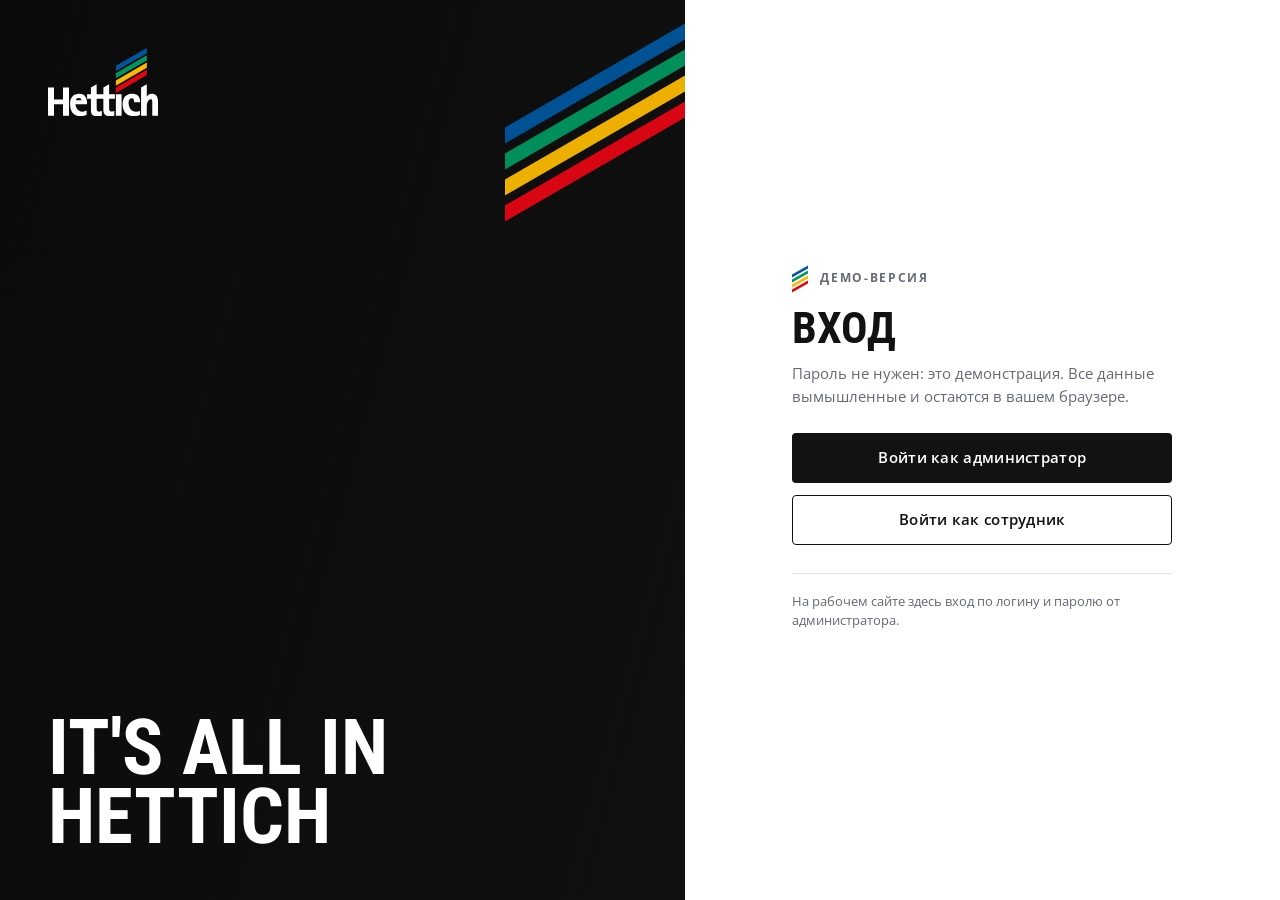
<file: index.html>
<!doctype html>
<!-- Демо-версия для GitHub Pages. Файл собран deploy/build-pages.py из web/ — правьте web/, не этот файл. -->

<html lang="ru">
<head>
<meta charset="utf-8">
<meta name="viewport" content="width=device-width, initial-scale=1">
<meta name="robots" content="noindex, nofollow">
<title>Демо · Hettich · Полезные материалы</title>
<link rel="icon" href="data:image/svg+xml,%3Csvg xmlns='http://www.w3.org/2000/svg' viewBox='0 0 32 32'%3E%3Cg transform='skewY(-30) translate(0 18)'%3E%3Crect x='6' y='2' width='20' height='4' fill='%2300569d'/%3E%3Crect x='6' y='8' width='20' height='4' fill='%2300965f'/%3E%3Crect x='6' y='14' width='20' height='4' fill='%23fab900'/%3E%3Crect x='6' y='20' width='20' height='4' fill='%23e20613'/%3E%3C/g%3E%3C/svg%3E">
<link rel="preconnect" href="https://fonts.googleapis.com">
<link rel="preconnect" href="https://fonts.gstatic.com" crossorigin>
<link href="https://fonts.googleapis.com/css2?family=Open+Sans:wght@400;600;700&family=Roboto+Condensed:wght@700&display=swap" rel="stylesheet">
<link rel="stylesheet" href="web/app.css">
<link rel="stylesheet" href="web/materials.css">
</head>
<body data-page="home">
<header class="topbar" id="topbar"></header>

<main>
  <section class="hero">
    <div class="wrap">
      <div>
        <div class="eyebrow"><span class="stripes" aria-hidden="true"><i></i><i></i><i></i><i></i></span>It's all in Hettich</div>
        <h1 class="display"><span>Полезные</span><span>материалы</span></h1>
        <p class="lead">Видео, презентации, каталоги и чертежи Hettich в одном месте.</p>
        <div class="facts" id="facts"></div>
        <a class="btn hero-cta" href="all.html" id="hero-cta">Все материалы</a>
      </div>

      <aside class="pack" id="pack" aria-labelledby="pack-title">
        <h2 id="pack-title">Скачать всё</h2>
        <p class="sub" id="pack-sub">Все материалы одним архивом</p>
        <div id="formats"></div>
      </aside>
    </div>
  </section>

  <div class="wrap">
    <section class="hblock" id="kinds-block" aria-labelledby="h-kinds">
      <div class="sec-head"><h2 id="h-kinds">Разделы</h2></div>
      <div class="kinds" id="kinds"></div>
    </section>

    <section class="hblock" id="featured-block" aria-labelledby="h-featured">
      <div class="sec-head"><h2 id="h-featured">Главное</h2></div>
      <div class="featured" id="featured"></div>
    </section>

    <section class="hblock" aria-labelledby="h-latest">
      <div class="sec-head" id="latest-head"></div>
      <div id="items" aria-live="polite"></div>
      <div class="all-cta" id="all-cta"></div>
    </section>
  </div>
</main>

<footer class="foot">
  <div class="wrap">
    <div class="foot-brand"><span class="stripes" aria-hidden="true"><i></i><i></i><i></i><i></i></span>Hettich · Полезные материалы</div>
  </div>
</footer>

<div class="selbar" id="selbar" hidden></div>
<div class="drop-overlay" id="drop" hidden><div><span class="stripes" aria-hidden="true"><i></i><i></i><i></i><i></i></span><b>Отпустите, чтобы загрузить</b></div></div>
<div class="uploads" id="uploads" hidden></div>
<input type="file" id="file-input" multiple hidden>

<script src="web/demo.js"></script>
<script src="web/common.js"></script>
<script src="web/materials.js"></script>
</body>
</html>
</file>
<file: web/app.css>
/* Hettich · Полезные материалы — общий стиль
   Палитра и шрифт — как на hettich.com: Open Sans, графит, светло-серый, полосы логотипа. */
:root {
  --ink: #121212;
  --ink-2: #3a3b40;
  --steel: #666977;
  --steel-2: #8b8e99;
  --line: #e3e4e6;
  --mist: #f1f2f2;
  --paper: #ffffff;
  --sky: #42a9d6;
  --sky-ink: #2f86ad;
  --s-blue: #00569d;
  --s-green: #00965f;
  --s-yellow: #fab900;
  --s-red: #e20613;
  --danger: #c4122f;
  --ok: #00965f;
  --radius: 4px;
  --shadow: 0 1px 2px rgba(18, 18, 18, .06), 0 8px 24px rgba(18, 18, 18, .06);
  --shadow-lg: 0 24px 60px rgba(18, 18, 18, .18);
  --ease: cubic-bezier(.2, .7, .2, 1);
  --font: "Open Sans", system-ui, -apple-system, "Segoe UI", Roboto, Arial, sans-serif;
  --font-head: "Roboto Condensed", "Arial Narrow", "Open Sans", sans-serif;
  color-scheme: light;
}

* { box-sizing: border-box; }
[hidden] { display: none !important; }
html { -webkit-text-size-adjust: 100%; }
body {
  margin: 0;
  background: var(--paper);
  color: var(--ink);
  font: 400 16px/1.55 var(--font);
  -webkit-font-smoothing: antialiased;
}
img, video { display: block; max-width: 100%; }
a { color: inherit; }
button { font: inherit; color: inherit; }
:focus-visible { outline: 2px solid var(--sky); outline-offset: 2px; }
.sr-only { position: absolute; width: 1px; height: 1px; overflow: hidden; clip: rect(0 0 0 0); white-space: nowrap; }

.wrap { width: min(1240px, 100% - 32px); margin-inline: auto; }

/* ---------- Полосы логотипа — фирменный мотив ---------- */
.stripes { display: inline-flex; flex-direction: column; gap: 3px; transform: skewY(-30deg); }
.stripes i { display: block; width: 26px; height: 5px; }
.stripes i:nth-child(1) { background: var(--s-blue); }
.stripes i:nth-child(2) { background: var(--s-green); }
.stripes i:nth-child(3) { background: var(--s-yellow); }
.stripes i:nth-child(4) { background: var(--s-red); }

/* ---------- Шапка ---------- */
.topbar {
  position: sticky; top: 0; z-index: 40;
  background: rgba(255, 255, 255, .92);
  backdrop-filter: saturate(1.4) blur(12px);
  border-bottom: 1px solid var(--line);
}
.topbar .wrap { display: flex; align-items: center; gap: 20px; height: 72px; }
.brand { display: flex; align-items: center; gap: 16px; text-decoration: none; }
.brand svg { width: 78px; height: auto; }
.brand-sep { width: 1px; height: 28px; background: var(--line); }
.brand-title { font: 600 15px/1.2 var(--font); letter-spacing: .01em; }
.brand-title small { display: block; font-weight: 400; font-size: 12px; color: var(--steel); }
.topbar nav { margin-left: auto; display: flex; align-items: center; gap: 6px; }

.nav-link {
  display: inline-flex; align-items: center; gap: 8px; height: 40px; padding: 0 14px;
  border: 0; background: none; border-radius: var(--radius); cursor: pointer;
  font-size: 14px; font-weight: 600; text-decoration: none; color: var(--ink-2);
}
.nav-link:hover { background: var(--mist); color: var(--ink); }
.nav-link[aria-current="page"] { color: var(--ink); background: var(--mist); }

.user-btn .who b, .user-btn .who span { display: block; max-width: 130px; white-space: nowrap; overflow: hidden; text-overflow: ellipsis; }
@media (max-width: 1440px) { .brand-title small { display: none; } }

/* Поиск в шапке */
.hsearch { position: relative; flex: 1; max-width: 420px; margin-left: 12px; }
.hsearch input {
  width: 100%; height: 42px; padding: 0 36px 0 40px; border: 1px solid transparent; border-radius: 22px;
  background: var(--mist); font: 14px var(--font); color: var(--ink); transition: background .15s, border-color .15s, box-shadow .15s;
}
.hsearch input::placeholder { color: #8b8e99; }
.hsearch input:hover { background: #e9eaeb; }
.hsearch input:focus { outline: none; background: #fff; border-color: var(--ink); box-shadow: 0 0 0 3px rgba(66, 169, 214, .25); }
.hsearch input::-webkit-search-cancel-button { cursor: pointer; }
.hsearch svg { position: absolute; left: 14px; top: 12px; width: 18px; height: 18px; color: var(--steel); pointer-events: none; }
.hsearch kbd { position: absolute; right: 12px; top: 11px; font: 600 11px var(--font); color: var(--steel); border: 1px solid #d4d6da; background: #fff; border-radius: 3px; padding: 1px 6px; pointer-events: none; }
.hsearch input:focus ~ kbd, .hsearch input:not(:placeholder-shown) ~ kbd { display: none; }

/* Кнопка «Загрузить» в шапке — главное действие, заметная */
.btn.hup { height: 42px; padding: 0 18px 0 14px; border-radius: 22px; margin-left: 6px; gap: 8px; }
.btn.hup svg { width: 18px; height: 18px; }
.btn.hup::after {
  content: ""; position: absolute; left: 14px; right: 14px; bottom: 6px; height: 2px; border-radius: 1px; opacity: 0;
  background: linear-gradient(90deg, var(--s-blue) 0 25%, var(--s-green) 25% 50%, var(--s-yellow) 50% 75%, var(--s-red) 75%);
  transition: opacity .2s;
}
.btn.hup:hover::after { opacity: 1; }

@media (max-width: 1180px) {
  .brand-title small, .brand-sep { display: none; }
  .nav-link .label { display: none; }
  .nav-link { padding: 0 10px; }
  .btn.hup { padding: 0 16px; }
}
.hs-toggle { display: none; }
@media (max-width: 720px) {
  /* Телефон: шапка в одну строку, поиск открывается значком 🔍 и выпадает под шапкой */
  .topbar .wrap { position: relative; flex-wrap: nowrap; height: 60px; padding: 0; }
  .brand-title { display: none; }
  .hsearch { display: none; position: absolute; left: 0; right: 0; top: 100%; max-width: none; margin: 0;
    padding: 8px 0 10px; background: #fff; box-shadow: 0 12px 24px -12px rgba(18, 18, 18, .25); }
  .topbar.search-open .hsearch { display: block; animation: pop .16s var(--ease); }
  .hsearch svg { top: 20px; }
  .hsearch kbd { display: none; }
  .hs-toggle { display: inline-flex; width: 42px; padding: 0; justify-content: center; position: relative; }
  .hs-toggle svg { width: 20px; height: 20px; }
  .hs-toggle.has-q::after { content: ""; position: absolute; top: 9px; right: 9px; width: 7px; height: 7px; border-radius: 50%; background: var(--s-red); }
  .topbar.search-open .hs-toggle { background: var(--mist); color: var(--ink); }
  .topbar nav { gap: 4px; }
  .nav-link { height: 42px; }
  .nav-link.nav-main, .nav-link.staff-in { width: 42px; padding: 0; justify-content: center; }
  .btn.hup .label { display: none; }
  .btn.hup { width: 42px; padding: 0; margin-left: 2px; }
}
.nav-link.nav-main { border: 1px solid var(--line); }
.nav-link.nav-main[aria-current="page"] { border-color: var(--ink); background: var(--ink); color: #fff; }
.confirm-row { display: grid; grid-template-columns: 1fr 1fr; gap: 10px; }
.btn.danger-solid { --bg: var(--danger); --fg: #fff; }
.btn.danger-solid:hover { background: #a30f27; }
.confirm-list { margin: 10px 0 0; padding: 0; list-style: none; font-size: 13.5px; color: var(--ink-2); max-height: 180px; overflow: auto; border-top: 1px solid var(--line); }
.confirm-list li { padding: 7px 0; border-bottom: 1px solid #eeeff0; white-space: nowrap; overflow: hidden; text-overflow: ellipsis; }
.nav-link svg { width: 18px; height: 18px; }

.user-menu { position: relative; }
.avatar {
  width: 32px; height: 32px; border-radius: 50%; display: grid; place-items: center;
  background: var(--ink); color: #fff; font-size: 12px; font-weight: 700; letter-spacing: .02em;
}
.user-btn { padding: 0 8px 0 4px; height: 44px; }
.user-btn .who { text-align: left; line-height: 1.2; }
.user-btn .who b { display: block; font-size: 13px; }
.user-btn .who span { font-size: 11px; color: var(--steel); font-weight: 400; }
.dropdown {
  position: absolute; right: 0; top: calc(100% + 8px); min-width: 230px;
  background: #fff; border: 1px solid var(--line); border-radius: 6px; box-shadow: var(--shadow-lg);
  padding: 6px; display: none;
}
.dropdown.open { display: block; animation: pop .16s var(--ease); }
.dropdown button, .dropdown a {
  display: flex; align-items: center; gap: 10px; width: 100%; padding: 10px 12px; border: 0; background: none;
  font-size: 14px; text-align: left; border-radius: 4px; cursor: pointer; text-decoration: none;
}
.dropdown button:hover, .dropdown a:hover { background: var(--mist); }
.dropdown hr { border: 0; border-top: 1px solid var(--line); margin: 6px 0; }
.dropdown svg { width: 16px; height: 16px; color: var(--steel); }

@keyframes pop { from { opacity: 0; transform: translateY(-4px); } }

/* ---------- Кнопки ---------- */
.btn {
  --bg: var(--ink); --fg: #fff;
  position: relative; display: inline-flex; align-items: center; justify-content: center; gap: 10px;
  height: 44px; padding: 0 20px; border: 1px solid transparent; border-radius: var(--radius);
  background: var(--bg); color: var(--fg); cursor: pointer; overflow: hidden;
  font: 600 14px/1 var(--font); letter-spacing: .02em; text-decoration: none; white-space: nowrap;
  transition: background .2s, color .2s, border-color .2s, transform .1s;
}
.btn:hover { background: #2b2c30; }
.btn:active { transform: translateY(1px); }
.btn svg { width: 18px; height: 18px; flex: none; }
.btn.ghost { --bg: transparent; --fg: var(--ink); border-color: var(--ink); }
.btn.ghost:hover { background: var(--ink); color: #fff; }
.btn.light { --bg: var(--mist); --fg: var(--ink); }
.btn.light:hover { background: #e4e5e6; }
.btn.small { height: 34px; padding: 0 12px; font-size: 13px; }
.btn.block { width: 100%; }
.btn.danger { --bg: transparent; --fg: var(--danger); border-color: #f0c9cf; }
.btn.danger:hover { background: var(--danger); color: #fff; }
.btn[disabled] { opacity: .5; pointer-events: none; }

/* Кнопка скачивания: при наведении «пробегают» полосы бренда */
.btn-dl::after {
  content: ""; position: absolute; left: 0; right: 0; bottom: 0; height: 3px;
  background: linear-gradient(90deg, var(--s-blue) 0 25%, var(--s-green) 25% 50%, var(--s-yellow) 50% 75%, var(--s-red) 75%);
  transform: scaleX(0); transform-origin: left; transition: transform .35s var(--ease);
}
.btn-dl:hover::after { transform: scaleX(1); }

/* ---------- Поля ---------- */
.field { display: grid; gap: 6px; }
.field label { font-size: 13px; font-weight: 600; color: var(--ink-2); }
.input, select.input {
  height: 46px; width: 100%; padding: 0 14px; border: 1px solid #cfd1d5; border-radius: var(--radius);
  background: #fff; font: 15px var(--font); color: var(--ink); transition: border-color .15s, box-shadow .15s;
}
.input:hover { border-color: var(--steel-2); }
.input:focus { outline: none; border-color: var(--ink); box-shadow: 0 0 0 3px rgba(66, 169, 214, .25); }
.pw-wrap { position: relative; }
.pw-wrap .input { padding-right: 48px; }
.pw-toggle {
  position: absolute; right: 4px; top: 4px; width: 38px; height: 38px; border: 0; background: none;
  cursor: pointer; color: var(--steel); border-radius: 3px;
}
.pw-toggle:hover { color: var(--ink); background: var(--mist); }
.pw-toggle svg { width: 20px; height: 20px; margin: auto; }
.form-error { min-height: 20px; font-size: 13px; color: var(--danger); }

/* ---------- Модальные окна ---------- */
.modal-back {
  position: fixed; inset: 0; z-index: 200; display: grid; place-items: center; padding: 16px;
  background: rgba(18, 18, 18, .55); backdrop-filter: blur(3px);
  animation: fade .2s ease;
}
.modal {
  position: relative; /* крестик закрытия позиционируется относительно окна, а не экрана */
  width: min(480px, 100%); max-height: calc(100vh - 32px); overflow: auto;
  background: #fff; border-radius: 6px; box-shadow: var(--shadow-lg); animation: rise .28s var(--ease);
}
.modal-head { position: relative; padding: 26px 28px 8px; }
.modal-head h3 { margin: 0; font: 700 26px/1.1 var(--font-head); text-transform: uppercase; letter-spacing: .01em; }
.modal-head p { margin: 8px 0 0; color: var(--steel); font-size: 14px; }
.modal-body { padding: 16px 28px 28px; display: grid; gap: 14px; }
.modal-x {
  position: absolute; right: 12px; top: 12px; z-index: 2; width: 36px; height: 36px; border: 0; background: none;
  border-radius: 50%; cursor: pointer; color: var(--steel);
}
.modal-x:hover { background: var(--mist); color: var(--ink); }
.modal-x svg { width: 20px; height: 20px; margin: auto; }
@keyframes fade { from { opacity: 0; } }
@keyframes rise { from { opacity: 0; transform: translateY(14px) scale(.98); } }

/* ---------- Ключ восстановления ---------- */
.dropdown .dot { width: 8px; height: 8px; border-radius: 50%; background: var(--s-yellow); margin-left: auto; box-shadow: 0 0 0 3px #fff4d6; }
.notice-bar { background: #fff7e0; border-bottom: 1px solid #f3e2a9; color: #5c4400; font-size: 14px; }
.notice-bar .wrap { display: flex; align-items: center; gap: 12px; min-height: 52px; padding: 8px 0; }
.notice-bar svg { width: 20px; height: 20px; flex: none; color: #b88700; }
.notice-bar span { margin-right: auto; }
.notice-bar .btn { --bg: #5c4400; flex: none; }
.notice-bar .btn:hover { background: #3f2f00; }
.rk-status { display: flex; gap: 12px; padding: 14px; border-radius: 4px; font-size: 13.5px; line-height: 1.45; }
.rk-status svg { width: 22px; height: 22px; flex: none; }
.rk-status b { display: block; font-size: 14px; }
.rk-status.ok { background: #e3f4ec; color: #0a5b3b; }
.rk-status.warn { background: #fff4d6; color: #6b4e00; }
.rk-key { border: 1px solid var(--line); border-left: 4px solid var(--ink); border-radius: 4px; padding: 14px 16px; display: grid; gap: 6px; }
.rk-key span { font-size: 12px; font-weight: 700; color: var(--steel); text-transform: uppercase; letter-spacing: .08em; }
.rk-key code { font: 700 17px/1.4 ui-monospace, "Cascadia Mono", Consolas, monospace; letter-spacing: .02em; word-break: break-all; user-select: all; }
.warn { display: flex; gap: 10px; padding: 12px 14px; background: #fff7e0; border-radius: 4px; font-size: 13px; color: #6b4e00; line-height: 1.45; }
.check { display: flex; gap: 10px; align-items: center; font-size: 14px; cursor: pointer; }
.check input { width: 18px; height: 18px; accent-color: var(--ink); }
.keyfile { display: flex; align-items: center; gap: 12px; padding: 14px; border: 1.5px dashed #c4c7cc; border-radius: 4px; cursor: pointer; transition: border-color .15s, background .15s; }
.keyfile:hover, .keyfile.over { border-color: var(--ink); background: var(--mist); }
.keyfile.loaded { border-style: solid; border-color: var(--ok); background: #e3f4ec; }
.keyfile svg { width: 24px; height: 24px; color: var(--steel); flex: none; }
.keyfile b { display: block; font-size: 14px; }
.keyfile small { color: var(--steel); font-size: 12.5px; }
.mono-in { font-family: ui-monospace, "Cascadia Mono", Consolas, monospace !important; font-size: 13.5px !important; margin-top: 8px; }
.hint-small { margin: 0; font-size: 12.5px; color: var(--steel); text-align: center; }
.link-btn { border: 0; background: none; padding: 0; color: var(--sky-ink); font: 600 13px var(--font); cursor: pointer; text-decoration: underline; text-underline-offset: 3px; }
.link-btn:hover { color: var(--ink); }

/* ---------- Тост ---------- */
.toast {
  position: fixed; left: 50%; bottom: 24px; z-index: 400; transform: translateX(-50%);
  background: var(--ink); color: #fff; padding: 12px 18px; border-radius: 4px; font-size: 14px;
  box-shadow: var(--shadow-lg); display: flex; gap: 10px; align-items: center; animation: rise .25s var(--ease);
}
.toast svg { width: 18px; height: 18px; color: #7fd6a8; }

/* ---------- Подвал ---------- */
.foot { border-top: 1px solid var(--line); margin-top: 96px; padding: 28px 0 40px; color: var(--steel); font-size: 13px; }
.foot .wrap { display: flex; flex-wrap: wrap; gap: 12px 24px; align-items: center; justify-content: space-between; }
.foot .stripes { transform: skewY(-30deg) scale(.6); margin-right: 6px; }
.foot-brand { display: flex; align-items: center; gap: 8px; }

@media (max-width: 720px) {
  .topbar .wrap { gap: 8px; }
  .foot { margin-top: 56px; }
  .notice-bar { font-size: 13px; }
  .notice-bar .wrap { flex-wrap: nowrap; gap: 10px; }
  .notice-bar .btn { width: auto; flex: none; height: 34px; padding: 0 12px; font-size: 12.5px; }
  .notice-bar span b { display: block; }
  .brand svg { width: 62px; }
  .brand-sep, .brand-title small { display: none; }
  .brand-title { font-size: 13px; }
  .user-btn .who { display: none; }
  .nav-link .label { display: none; }
}
@media (prefers-reduced-motion: reduce) {
  *, *::before, *::after { animation-duration: .01ms !important; transition-duration: .01ms !important; }
}
</file>
<file: web/materials.css>
/* Страница материалов */

/* ---------- Hero ---------- */
.hero { padding: 56px 0 40px; position: relative; }
.hero .wrap { display: grid; grid-template-columns: minmax(0, 1.25fr) minmax(0, 1fr); gap: 56px; align-items: end; }
.eyebrow { display: flex; align-items: center; gap: 14px; font-size: 13px; font-weight: 600; letter-spacing: .14em; text-transform: uppercase; color: var(--steel); }
.eyebrow .stripes i { width: 18px; height: 3px; }
.eyebrow .stripes { gap: 2px; }
h1.display { margin: 22px 0 22px; font: 700 clamp(48px, 7.4vw, 104px)/.92 var(--font-head); text-transform: uppercase; }
h1.display span { display: block; }
h1.display span:last-child { color: var(--ink); }
.lead { max-width: 560px; margin: 0; font-size: 18px; color: var(--ink-2); }
.facts { display: flex; flex-wrap: wrap; margin-top: 32px; border-top: 1px solid var(--line); }
.fact { padding: 16px 28px 0 0; margin-right: 28px; }
.fact + .fact { padding-left: 28px; border-left: 1px solid var(--line); }
.fact b { display: block; font: 700 34px/1 var(--font-head); }
.fact span { font-size: 13px; color: var(--steel); }

.pack { position: relative; background: var(--ink); color: #fff; border-radius: 6px; padding: 28px; overflow: hidden; box-shadow: var(--shadow-lg); }
.pack::before {
  content: ""; position: absolute; right: -60px; top: -80px; width: 260px; height: 260px; opacity: .14;
  background: linear-gradient(var(--s-blue) 0 22%, transparent 22% 26%, var(--s-green) 26% 48%, transparent 48% 52%, var(--s-yellow) 52% 74%, transparent 74% 78%, var(--s-red) 78%);
  transform: skewY(-30deg);
}
.pack h2 { position: relative; margin: 0; font: 700 28px/1.05 var(--font-head); text-transform: uppercase; }
.pack p.sub { position: relative; margin: 8px 0 20px; color: #b9bbc2; font-size: 14px; display: flex; align-items: center; gap: 8px; }
.fmt {
  position: relative; display: grid; grid-template-columns: 64px minmax(0, 1fr) auto; align-items: center; gap: 16px;
  padding: 14px 16px 14px 14px; margin-top: 10px; border-radius: 4px; text-decoration: none;
  background: rgba(255, 255, 255, .06); border: 1px solid rgba(255, 255, 255, .08);
  transition: background .2s, border-color .2s, transform .2s var(--ease);
}
a.fmt:hover { background: rgba(255, 255, 255, .12); border-color: rgba(255, 255, 255, .22); transform: translateX(4px); }
.fmt .tag { height: 44px; display: grid; place-items: center; border-radius: 3px; font: 700 15px/1 var(--font-head); letter-spacing: .04em; background: var(--c); color: #fff; }
.fmt b { display: block; font-size: 15px; }
.fmt small { display: block; font-size: 12.5px; color: #a9acb5; line-height: 1.35; }
.fmt .go { display: flex; align-items: center; gap: 10px; font-size: 13px; color: #d7d9de; white-space: nowrap; }
.fmt .go svg { width: 20px; height: 20px; transition: transform .2s var(--ease); }
a.fmt:hover .go svg { transform: translateY(2px); }
.fmt.off { opacity: .45; }
.pack .note { position: relative; margin: 16px 0 0; font-size: 12px; color: #8d909a; }
.spin { width: 14px; height: 14px; border: 2px solid rgba(255, 255, 255, .25); border-top-color: #fff; border-radius: 50%; animation: spin .8s linear infinite; flex: none; }
@keyframes spin { to { transform: rotate(360deg); } }

.hero-cta { margin-top: 28px; height: 50px; padding: 0 24px; font-size: 15px; }
.hero-cta svg { transition: transform .2s var(--ease); }
.hero-cta:hover svg { transform: translateX(4px); }

/* ---------- Главная: блоки ---------- */
.hblock { padding-top: 56px; }
.hblock[hidden] { display: none; }
.sec-head { display: flex; align-items: baseline; gap: 14px; margin-bottom: 22px; flex-wrap: wrap; }
.sec-head h2 { margin: 0; font: 700 40px/1 var(--font-head); text-transform: uppercase; }
.sec-head .count { font: 700 40px/1 var(--font-head); color: #c9cbd0; }
.sec-head .more { margin-left: auto; display: inline-flex; align-items: center; gap: 8px; font-size: 14px; font-weight: 700; text-decoration: none; color: var(--ink); padding: 8px 0; border-bottom: 2px solid var(--ink); }
.sec-head .more svg { width: 18px; height: 18px; transition: transform .2s var(--ease); }
.sec-head .more:hover svg { transform: translateX(4px); }
.sec-head .btn { margin-left: 12px; }
.sec-head .more + .btn { margin-left: 16px; }

.kinds { display: grid; grid-template-columns: repeat(auto-fill, minmax(190px, 1fr)); gap: 14px; }
.kind-tile {
  position: relative; display: grid; gap: 4px; padding: 20px 20px 18px; border: 1px solid var(--line); border-radius: 6px;
  text-decoration: none; background: #fff; overflow: hidden; transition: transform .25s var(--ease), box-shadow .25s, border-color .25s;
}
.kind-tile::before { content: ""; position: absolute; right: -18px; top: -26px; width: 90px; height: 90px; transform: skewY(-30deg); opacity: .16;
  background: linear-gradient(var(--kc) 0 20%, transparent 20% 34%, var(--kc) 34% 54%, transparent 54% 68%, var(--kc) 68% 88%, transparent 88%); transition: opacity .25s; }
.kind-tile:hover { transform: translateY(-3px); box-shadow: var(--shadow); border-color: #d0d2d6; }
.kind-tile:hover::before { opacity: .4; }
.kind-tile .ki { width: 26px; height: 26px; color: var(--kc); margin-bottom: 10px; }
.kind-tile .ki svg { width: 26px; height: 26px; }
.kind-tile b { font: 700 22px/1.1 var(--font-head); text-transform: uppercase; }
.kind-tile span { font-size: 13px; color: var(--steel); }
.kind-tile .arr { position: absolute; right: 16px; bottom: 16px; width: 18px; height: 18px; color: var(--steel); transition: transform .2s var(--ease), color .2s; }
.kind-tile:hover .arr { transform: translateX(3px); color: var(--ink); }

.all-cta:empty { display: none; }
.all-cta { margin-top: 40px; }
.all-cta a {
  display: flex; align-items: center; gap: 20px; padding: 26px 30px; border-radius: 6px; background: var(--ink); color: #fff; text-decoration: none; position: relative; overflow: hidden;
  transition: transform .25s var(--ease);
}
.all-cta a::before { content: ""; position: absolute; right: 40px; top: -60px; width: 200px; height: 200px; transform: skewY(-30deg); opacity: .2;
  background: linear-gradient(var(--s-blue) 0 22%, transparent 22% 26%, var(--s-green) 26% 48%, transparent 48% 52%, var(--s-yellow) 52% 74%, transparent 74% 78%, var(--s-red) 78%); }
.all-cta a:hover { transform: translateY(-2px); }
.all-cta b { font: 700 30px/1 var(--font-head); text-transform: uppercase; position: relative; }
.all-cta span { color: #b9bbc2; font-size: 14px; position: relative; }
.all-cta .go { margin-left: auto; width: 52px; height: 52px; border-radius: 50%; background: #fff; color: var(--ink); display: grid; place-items: center; position: relative; flex: none; transition: transform .25s var(--ease); }
.all-cta .go svg { width: 22px; height: 22px; }
.all-cta a:hover .go { transform: translateX(6px); }

/* ---------- Каталог: заголовок страницы ---------- */
.page-top { padding: 36px 0 26px; }
.page-top .wrap { display: flex; align-items: end; gap: 24px; flex-wrap: wrap; }
.crumbs { font-size: 13px; color: var(--steel); display: flex; gap: 8px; }
.crumbs a { color: var(--steel); text-decoration: none; }
.crumbs a:hover { color: var(--ink); text-decoration: underline; }
.page-title { margin: 10px 0 0; font: 700 clamp(40px, 5.4vw, 72px)/.95 var(--font-head); text-transform: uppercase; }
.page-title span { color: #c9cbd0; }
.page-top-side { margin-left: auto; display: flex; align-items: center; gap: 18px; font-size: 13px; color: var(--steel); flex-wrap: wrap; }
.page-top-side b { color: var(--ink); }
.page-top-side a { color: var(--ink); font-weight: 700; text-decoration: none; display: inline-flex; gap: 6px; align-items: center; }
.page-top-side a:hover { text-decoration: underline; }
.page-top-side svg { width: 16px; height: 16px; }

/* ---------- Панель инструментов ---------- */
.toolbar { position: sticky; top: 72px; z-index: 30; background: rgba(255, 255, 255, .95); backdrop-filter: blur(10px); border-bottom: 1px solid var(--line); }
.toolbar .wrap { display: flex; align-items: center; gap: 16px; min-height: 64px; }
.tabs { display: flex; gap: 2px; overflow-x: auto; scrollbar-width: none; flex: 1; min-width: 0; align-self: stretch; }
.tabs::-webkit-scrollbar { display: none; }
.tab { position: relative; padding: 0 12px; border: 0; background: none; cursor: pointer; white-space: nowrap; font-size: 14px; font-weight: 600; color: var(--steel); display: inline-flex; align-items: center; gap: 8px; }
.tab svg { width: 18px; height: 18px; }
.tab .n { font-size: 12px; font-weight: 700; background: var(--mist); color: var(--ink-2); border-radius: 10px; padding: 1px 8px; }
.tab:hover { color: var(--ink); }
.tab[aria-selected="true"] { color: var(--ink); }
.tab[aria-selected="true"]::after { content: ""; position: absolute; left: 8px; right: 8px; bottom: -1px; height: 3px; background: var(--ink); }
.tools { display: flex; align-items: center; gap: 8px; flex: none; }
.search { position: relative; display: block; }
.search input { height: 40px; width: 240px; padding: 0 34px 0 38px; border: 1px solid #d4d6da; border-radius: 4px; font: 14px var(--font); background: #fff; transition: border-color .15s, box-shadow .15s, width .25s var(--ease); }
.search input:focus { outline: none; border-color: var(--ink); box-shadow: 0 0 0 3px rgba(66, 169, 214, .25); width: 280px; }
.search svg { position: absolute; left: 12px; top: 11px; width: 18px; height: 18px; color: var(--steel); pointer-events: none; }
.search kbd { position: absolute; right: 9px; top: 10px; font: 600 11px var(--font); color: var(--steel); border: 1px solid #d4d6da; border-radius: 3px; padding: 1px 6px; pointer-events: none; }
.search input:focus + kbd, .search input:not(:placeholder-shown) + kbd { display: none; }
.sort select { height: 40px; padding: 0 30px 0 12px; border: 1px solid #d4d6da; border-radius: 4px; font: 600 13px var(--font); background: #fff url("data:image/svg+xml,%3Csvg xmlns='http://www.w3.org/2000/svg' viewBox='0 0 24 24' fill='none' stroke='%23666977' stroke-width='2'%3E%3Cpath d='m6 9 6 6 6-6'/%3E%3C/svg%3E") right 8px center / 16px no-repeat; appearance: none; cursor: pointer; color: var(--ink-2); }
.view { display: flex; border: 1px solid #d4d6da; border-radius: 4px; overflow: hidden; }
.view button { width: 38px; height: 38px; border: 0; background: #fff; cursor: pointer; color: var(--steel); display: grid; place-items: center; }
.view button + button { border-left: 1px solid #d4d6da; }
.view button svg { width: 18px; height: 18px; }
.view button[aria-pressed="true"] { background: var(--ink); color: #fff; }
.upload-btn { height: 40px; }

/* ---------- Закреплённые ---------- */
.featured { display: grid; grid-template-columns: repeat(2, minmax(0, 1fr)); gap: 28px; }
.featured:empty { display: none; }
.featured .card .thumb { aspect-ratio: 16 / 9; }
.featured .card h3 { font: 700 clamp(24px, 2.4vw, 32px)/1.05 var(--font-head); text-transform: uppercase; }
.result-head { display: flex; align-items: baseline; gap: 14px; padding: 32px 0 20px; }
.result-head:empty { padding: 28px 0 0; }
.result-head h2 { margin: 0; font: 700 40px/1 var(--font-head); text-transform: uppercase; }
.result-head .count { font: 700 40px/1 var(--font-head); color: #c9cbd0; }
.result-head .hint { margin-left: auto; font-size: 13px; color: var(--steel); }
.result-head .clear { border: 0; background: none; color: var(--sky-ink); font-weight: 600; cursor: pointer; font-size: 14px; padding: 0; }

/* ---------- Плитка ---------- */
.grid { display: grid; grid-template-columns: repeat(auto-fill, minmax(270px, 1fr)); gap: 32px 24px; }
.card { position: relative; display: flex; flex-direction: column; min-width: 0; }
.thumb {
  position: relative; display: block; width: 100%; aspect-ratio: 16 / 10; padding: 0; border: 0; cursor: pointer;
  background: #0d0d0e; overflow: hidden; border-radius: 6px; text-align: left; color: #fff;
}
.thumb > img, .thumb > video { position: absolute; inset: 0; width: 100%; height: 100%; object-fit: cover; transition: transform .6s var(--ease), opacity .3s; }
.thumb > video { opacity: 0; }
.thumb.previewing > video { opacity: 1; }
.card:hover .thumb > img { transform: scale(1.035); }
.thumb.scrub > img { transform: none !important; }
.thumb.has-img::after { content: ""; position: absolute; inset: 0; background: linear-gradient(180deg, rgba(0, 0, 0, .28), transparent 30%, transparent 62%, rgba(0, 0, 0, .55)); pointer-events: none; }
.thumb.kind-image.has-img { background: #e9eaeb; }
.thumb.kind-image.has-img > img { object-fit: contain; }
.thumb.kind-image.has-img::after { background: linear-gradient(180deg, rgba(0, 0, 0, .18), transparent 25%, transparent 75%, rgba(0, 0, 0, .25)); }

/* Заглушка для файлов без обложки */
.ph { position: absolute; inset: 0; background: var(--mist); color: var(--ink); display: grid; place-items: center; overflow: hidden; }
.ph::before { content: ""; position: absolute; right: -30px; top: -40px; width: 150px; height: 150px; opacity: .9; transform: skewY(-30deg);
  background: linear-gradient(var(--kc) 0 18%, transparent 18% 30%, var(--kc) 30% 48%, transparent 48% 60%, var(--kc) 60% 78%, transparent 78%); opacity: .18; }
.ph .ext { position: relative; font: 700 clamp(38px, 4vw, 54px)/1 var(--font-head); letter-spacing: .02em; text-transform: uppercase; }
.ph .ext::after { content: ""; display: block; width: 40%; height: 4px; margin: 10px auto 0; background: var(--kc); }
.ph .ico { position: absolute; right: 12px; bottom: 10px; width: 22px; height: 22px; color: var(--steel); }

.play { position: absolute; left: 50%; top: 50%; z-index: 2; width: 60px; height: 60px; margin: -30px 0 0 -30px; border-radius: 50%; display: grid; place-items: center; background: rgba(255, 255, 255, .92); color: var(--ink); box-shadow: 0 8px 30px rgba(0, 0, 0, .3); transition: transform .3s var(--ease), opacity .3s; }
.play svg { width: 24px; height: 24px; margin-left: 3px; }
.card:hover .play { transform: scale(1.08); }
.thumb.previewing .play { opacity: 0; transform: scale(.8); }
.badges { position: absolute; left: 12px; bottom: 10px; right: 12px; z-index: 2; display: flex; gap: 6px; align-items: center; pointer-events: none; }
.badge { font-size: 11.5px; font-weight: 700; color: #fff; background: rgba(0, 0, 0, .55); backdrop-filter: blur(4px); padding: 3px 8px; border-radius: 3px; letter-spacing: .02em; }
.ph ~ .badges .badge { background: rgba(18, 18, 18, .75); }
.flags { position: absolute; right: 10px; top: 10px; z-index: 3; display: flex; gap: 6px; pointer-events: none; }
.flag { font-size: 10.5px; font-weight: 700; letter-spacing: .1em; text-transform: uppercase; padding: 3px 8px; border-radius: 3px; color: #fff; background: var(--s-red); }
.flag.pin { background: var(--ink); }
.preview-bar { position: absolute; left: 0; bottom: 0; height: 3px; z-index: 3; width: 0; background: var(--sky); }
.scrub-ticks { position: absolute; left: 12px; right: 12px; top: 10px; z-index: 2; display: flex; gap: 3px; opacity: 0; transition: opacity .25s; }
.scrub:hover .scrub-ticks { opacity: 1; }
.scrub-ticks i { flex: 1; height: 3px; background: rgba(255, 255, 255, .35); border-radius: 2px; }
.scrub-ticks i.on { background: #fff; }
.scrub:hover .flags { opacity: 0; }

/* Галочка выбора */
.sel { position: absolute; left: 10px; top: 10px; z-index: 4; width: 30px; height: 30px; border-radius: 4px; cursor: pointer; display: grid; place-items: center;
  background: rgba(255, 255, 255, .92); box-shadow: 0 2px 8px rgba(0, 0, 0, .2); opacity: 0; transition: opacity .15s, background .15s; }
.sel input { position: absolute; opacity: 0; width: 100%; height: 100%; margin: 0; cursor: pointer; }
.sel svg { width: 18px; height: 18px; color: transparent; }
.card:hover .sel, body.selecting .sel, .sel:focus-within { opacity: 1; }
.sel:focus-within { outline: 2px solid var(--sky); }
.card.selected .sel { background: var(--ink); }
.card.selected .sel svg { color: #fff; }
.card.selected .thumb { box-shadow: 0 0 0 3px var(--ink); }

.card-body { padding: 14px 2px 0; display: flex; flex-direction: column; flex: 1; }
.kicker { display: flex; align-items: center; gap: 8px; font-size: 11.5px; font-weight: 700; letter-spacing: .12em; text-transform: uppercase; color: var(--steel); }
.kicker svg { width: 15px; height: 15px; }
.kicker i { width: 8px; height: 8px; border-radius: 2px; background: var(--kc); transform: skewY(-30deg); }
.card h3 { margin: 6px 0 6px; font-size: 17px; line-height: 1.3; font-weight: 700; overflow-wrap: anywhere; display: -webkit-box; -webkit-line-clamp: 2; -webkit-box-orient: vertical; overflow: hidden; }
.card p.desc { margin: 0 0 12px; color: var(--ink-2); font-size: 14px; display: -webkit-box; -webkit-line-clamp: 2; -webkit-box-orient: vertical; overflow: hidden; }
.card-foot { margin-top: auto; display: flex; align-items: center; gap: 6px; padding-top: 12px; border-top: 1px solid var(--line); }
.meta { font-size: 12.5px; color: var(--steel); line-height: 1.3; margin-right: auto; min-width: 0; }
.meta b { color: var(--ink); font-weight: 700; display: block; font-size: 13.5px; }
.ib { width: 34px; height: 34px; border: 1px solid transparent; border-radius: 4px; background: none; cursor: pointer; display: grid; place-items: center; color: var(--steel); flex: none; }
.ib:hover { background: var(--mist); color: var(--ink); }
.ib svg { width: 18px; height: 18px; }

mark { background: #fff1b8; color: inherit; border-radius: 2px; padding: 0 1px; }

/* ---------- Список ---------- */
.list { border-top: 1px solid var(--line); }
.row { display: grid; grid-template-columns: 34px 96px minmax(0, 1fr) 150px 100px 110px auto; align-items: center; gap: 16px; padding: 10px 8px; border-bottom: 1px solid var(--line); transition: background .15s; }
.row:hover { background: #fafafa; }
.row.selected { background: #f2f6fa; }
.row .sel { position: relative; left: 0; top: 0; opacity: 1; box-shadow: none; border: 1.5px solid #c4c7cc; background: #fff; width: 22px; height: 22px; }
.row.selected .sel { background: var(--ink); border-color: var(--ink); }
.row.selected .sel svg { color: #fff; }
.row .sel svg { width: 14px; height: 14px; }
.row .thumb { aspect-ratio: 16 / 9; border-radius: 3px; }
.row .thumb .ph .ext { font-size: 17px; }
.row .thumb .ph .ext::after, .row .thumb .ph .ico, .row .thumb .play, .row .thumb .badges, .row .thumb .flags, .row .thumb .scrub-ticks { display: none; }
.row .thumb .ph::before { width: 60px; height: 60px; right: -14px; top: -18px; }
.row .t { min-width: 0; }
.row .t b { display: block; font-size: 14.5px; white-space: nowrap; overflow: hidden; text-overflow: ellipsis; cursor: pointer; }
.row .t b:hover { text-decoration: underline; }
.row .t .r-meta { display: none; }
.row .t small { display: block; color: var(--steel); font-size: 12.5px; white-space: nowrap; overflow: hidden; text-overflow: ellipsis; }
.row .k { font-size: 13px; color: var(--ink-2); display: flex; align-items: center; gap: 8px; }
.row .k i { width: 8px; height: 8px; border-radius: 2px; background: var(--kc); transform: skewY(-30deg); flex: none; }
.row .s, .row .d { font-size: 13px; color: var(--steel); white-space: nowrap; }
.row .a { display: flex; gap: 2px; justify-content: flex-end; }

.empty-state { text-align: center; padding: 64px 16px; border: 1px dashed #cfd1d5; border-radius: 6px; color: var(--steel); }
.empty-state b { display: block; font: 700 26px var(--font-head); text-transform: uppercase; color: var(--ink); margin-bottom: 6px; }
.empty-state .btn { margin-top: 18px; }

/* ---------- Панель выбранного ---------- */
.selbar {
  position: fixed; left: 50%; bottom: 20px; z-index: 60; transform: translateX(-50%); width: min(760px, calc(100% - 24px));
  background: var(--ink); color: #fff; border-radius: 6px; box-shadow: var(--shadow-lg); padding: 10px 10px 10px 20px;
  display: flex; align-items: center; gap: 12px; animation: rise .25s var(--ease);
}
.selbar .info { margin-right: auto; font-size: 14px; }
.selbar .info b { font-size: 16px; }
.selbar .info small { color: #a9acb5; margin-left: 6px; }
.selbar .btn.light { --bg: rgba(255, 255, 255, .1); --fg: #fff; }
.selbar .btn.light:hover { background: rgba(255, 255, 255, .2); }
.selbar .btn.white { --bg: #fff; --fg: var(--ink); }
.selbar .btn.white:hover { background: #e8e9eb; }
.selbar .btn.del { --bg: transparent; --fg: #ff8d9c; border-color: rgba(255, 141, 156, .45); }
.selbar .btn.del:hover { background: var(--danger); color: #fff; border-color: var(--danger); }
.selbar .sep { width: 1px; align-self: stretch; background: rgba(255, 255, 255, .15); margin: 4px 2px; }

/* ---------- Загрузка ---------- */
.drop-overlay { position: fixed; inset: 0; z-index: 300; background: rgba(18, 18, 18, .72); backdrop-filter: blur(4px); display: grid; place-items: center; padding: 24px; animation: fade .15s; }
.drop-overlay > div { width: min(560px, 100%); padding: 56px 32px; border: 2px dashed rgba(255, 255, 255, .6); border-radius: 10px; text-align: center; color: #fff; display: grid; gap: 10px; justify-items: center; pointer-events: none; }
.drop-overlay .stripes { transform: skewY(-30deg) scale(1.8); margin-bottom: 18px; }
.drop-overlay b { font: 700 34px/1.05 var(--font-head); text-transform: uppercase; }
.drop-overlay small { color: #c9cbd0; font-size: 14px; }

.uploads { position: fixed; right: 20px; bottom: 20px; z-index: 70; width: min(420px, calc(100% - 24px)); background: #fff; border-radius: 6px; box-shadow: var(--shadow-lg); border: 1px solid var(--line); overflow: hidden; animation: rise .25s var(--ease); }
.uploads.lift { bottom: 92px; }
.up-head { display: flex; align-items: center; gap: 10px; padding: 14px 12px 14px 18px; background: var(--ink); color: #fff; }
.up-head b { font-size: 14px; margin-right: auto; }
.up-head .ib { color: #c9cbd0; }
.up-head .ib:hover { background: rgba(255, 255, 255, .1); color: #fff; }
.up-list { max-height: 300px; overflow: auto; }
.uploads.min .up-list { display: none; }
.up { display: grid; grid-template-columns: 40px minmax(0, 1fr) auto; gap: 12px; align-items: center; padding: 12px 14px 12px 18px; border-bottom: 1px solid #eeeff0; }
.up:last-child { border-bottom: 0; }
.up .ico { width: 40px; height: 40px; border-radius: 4px; background: var(--mist); display: grid; place-items: center; font: 700 11px var(--font-head); text-transform: uppercase; color: var(--ink-2); position: relative; overflow: hidden; }
.up .ico::after { content: ""; position: absolute; left: 0; right: 0; bottom: 0; height: 3px; background: var(--kc); }
.up .n { font-size: 13.5px; font-weight: 600; white-space: nowrap; overflow: hidden; text-overflow: ellipsis; }
.up .st { font-size: 12px; color: var(--steel); margin-top: 2px; }
.up .bar { height: 4px; background: var(--mist); border-radius: 2px; margin-top: 6px; overflow: hidden; }
.up .bar i { display: block; height: 100%; width: 0; background: var(--sky); transition: width .2s; }
.up.done .bar i { background: var(--ok); }
.up.err .bar i { background: var(--danger); }
.up.err .st { color: var(--danger); }
.up .ok { width: 22px; height: 22px; color: var(--ok); }

/* ---------- Заявка на скачивание (посетители) ---------- */
.modal.lead-modal { width: min(620px, 100%); }
.lead-modal .modal-x { color: #c9cbd0; }
.lead-modal .modal-x:hover { background: rgba(255, 255, 255, .12); color: #fff; }

/* «Билет» — что скачивается */
.lead-ticket {
  position: relative; display: grid; grid-template-columns: 104px minmax(0, 1fr); gap: 18px; align-items: center;
  padding: 24px 64px 30px 24px; background: var(--ink); color: #fff; overflow: hidden;
}
.lead-ticket::after { /* перфорация: пунктир и два выреза по краям, как у отрывного билета */
  content: ""; position: absolute; left: 0; right: 0; bottom: 0; height: 14px;
  background:
    radial-gradient(circle at 0 100%, #fff 0 11px, transparent 12px),
    radial-gradient(circle at 100% 100%, #fff 0 11px, transparent 12px),
    linear-gradient(90deg, rgba(255, 255, 255, .28) 50%, transparent 0) 18px calc(100% - 1px) / 12px 2px repeat-x;
}
.lt-cover { position: relative; width: 104px; height: 66px; display: block; }
.lt-cover > img, .lt-cover > .lt-ext { width: 100%; height: 100%; border-radius: 4px; object-fit: cover; box-shadow: 0 6px 18px rgba(0, 0, 0, .45); }
.lt-ext { display: grid; place-items: center; background: #26272b; color: #fff; font: 700 20px/1 var(--font-head); text-transform: uppercase; border-bottom: 4px solid var(--kc); }
.lt-arch { background: var(--kc); border: 0; font-size: 22px; letter-spacing: .04em; }
.lt-fan { position: absolute; inset: 0; }
.lt-fan > * { position: absolute; inset: 4px 10px; width: auto; height: auto; border-radius: 4px; object-fit: cover; box-shadow: 0 6px 18px rgba(0, 0, 0, .5);
  transform: rotate(calc((var(--i) - 1) * 9deg)) translateX(calc((var(--i) - 1) * 10px)); }
.lt-text { min-width: 0; display: grid; gap: 3px; }
.lt-text small { font-size: 11px; font-weight: 700; letter-spacing: .14em; text-transform: uppercase; color: #8d909a; }
.lt-text b { font: 700 21px/1.12 var(--font-head); text-transform: uppercase; display: -webkit-box; -webkit-line-clamp: 2; -webkit-box-orient: vertical; overflow: hidden; }
.lt-text span { font-size: 13px; color: #b9bbc2; }
.lt-stripes { position: absolute; right: 22px; bottom: 30px; transform: skewY(-30deg) scale(.9); opacity: .9; }
.lt-stripes i { width: 22px; height: 4px; }

/* Форма */
.lead-form { padding: 20px 28px 26px; display: grid; gap: 12px; }
.lead-head h3 { margin: 0; font: 700 26px/1.05 var(--font-head); text-transform: uppercase; }
.lead-head p { margin: 4px 0 0; color: var(--steel); font-size: 14px; }

.lead-prev { display: grid; grid-template-columns: 40px minmax(0, 1fr) auto; gap: 12px; align-items: center; padding: 10px 10px 10px 12px;
  background: var(--mist); border: 1px solid var(--line); border-radius: 6px; animation: rise .3s var(--ease); }
.lead-prev .avatar { width: 40px; height: 40px; font-size: 13px; background: linear-gradient(135deg, var(--s-blue), var(--s-green)); }
.lp-text { min-width: 0; line-height: 1.3; }
.lp-text b { display: block; font-size: 14px; }
.lp-text span { display: block; font-size: 12.5px; color: var(--steel); white-space: nowrap; overflow: hidden; text-overflow: ellipsis; }
.lead-prev .btn { height: 38px; }
.lead-prev.done { background: #e3f4ec; border-color: #bfe5d1; }
.lead-prev.done .btn { --bg: var(--ok); pointer-events: none; }

.lead-grid { display: grid; grid-template-columns: 1fr 1fr; gap: 10px; }
.lead-grid .fl[data-f="name"] { grid-column: 1 / -1; }

/* Поле с «плавающей» подписью */
.fl { position: relative; }
.fl input, .fl textarea {
  width: 100%; height: 56px; padding: 24px 40px 6px 14px; border: 1px solid #cfd1d5; border-radius: 6px; background: #fff;
  font: 15px var(--font); color: var(--ink); transition: border-color .15s, box-shadow .15s;
}
.fl textarea { height: auto; min-height: 78px; padding-top: 27px; resize: vertical; line-height: 1.45; }
.fl input:hover, .fl textarea:hover { border-color: var(--steel-2); }
.fl input:focus, .fl textarea:focus { outline: none; border-color: var(--ink); box-shadow: 0 0 0 3px rgba(66, 169, 214, .25); }
.fl label { position: absolute; left: 15px; top: 18px; font-size: 15px; line-height: 1.2; color: var(--steel); pointer-events: none; transition: top .15s var(--ease), font-size .15s var(--ease), color .15s; }
.fl label span { color: #a3a6ae; }
.fl input:focus + label, .fl input:not(:placeholder-shown) + label,
.fl textarea:focus + label, .fl textarea:not(:placeholder-shown) + label { top: 8px; font-size: 11.5px; font-weight: 600; letter-spacing: .02em; }
.fl-ok { position: absolute; right: 12px; top: 17px; width: 22px; height: 22px; color: var(--ok); opacity: 0; transform: scale(.6); transition: opacity .2s, transform .25s var(--ease); }
.fl-ok svg { width: 22px; height: 22px; }
.fl.ok .fl-ok { opacity: 1; transform: none; }
.fl.bad input { border-color: var(--danger); }
.fl.bad input:focus { box-shadow: 0 0 0 3px rgba(196, 18, 47, .18); }
.fl-err { display: block; min-height: 0; font-size: 12px; color: var(--danger); margin: 3px 2px 0; }
.fl-err:empty { display: none; }

.lead-chips { display: flex; flex-wrap: wrap; gap: 6px; margin-top: -2px; }
.chip { border: 1px solid #d4d6da; background: #fff; border-radius: 16px; padding: 5px 12px; font: 600 12.5px var(--font); color: var(--ink-2); cursor: pointer; transition: all .15s; }
.chip:hover { border-color: var(--ink); color: var(--ink); }
.chip.on { background: var(--ink); border-color: var(--ink); color: #fff; }
.chip.on::before { content: "✓ "; }

.lead-consent, .lead-remember { font-size: 13px; color: var(--ink-2); align-items: flex-start; line-height: 1.4; }
.lead-consent input, .lead-remember input { margin-top: 1px; flex: none; }
.lead-remember { color: var(--steel); margin-top: -4px; }
.lead-consent.bad { color: var(--danger); }
.lead-form .form-error { min-height: 0; }
.lead-form .form-error:empty { display: none; }
.lead-go { height: 54px; font-size: 16px; margin-top: 2px; }
.lead-go svg { width: 20px; height: 20px; }

/* Успех */
.lead-done { position: relative; display: grid; justify-items: center; text-align: center; gap: 8px; padding: 34px 28px 30px; overflow: hidden; }
.ld-ok { position: relative; z-index: 1; width: 76px; height: 76px; border-radius: 50%; display: grid; place-items: center; background: var(--ok); color: #fff;
  box-shadow: 0 10px 30px rgba(0, 150, 95, .35); animation: ldpop .5s var(--ease) both; }
.ld-ok svg { width: 38px; height: 38px; stroke-dasharray: 30; stroke-dashoffset: 30; animation: lddraw .45s .25s ease-out forwards; }
.ld-burst { position: absolute; left: 50%; top: 72px; display: grid; gap: 8px; transform: translate(-50%, -50%) skewY(-30deg); }
.ld-burst i { display: block; width: 360px; height: 10px; transform-origin: center; animation: ldburst .9s var(--ease) both; opacity: .9; }
.ld-burst i:nth-child(1) { background: var(--s-blue); }
.ld-burst i:nth-child(2) { background: var(--s-green); animation-delay: .06s; }
.ld-burst i:nth-child(3) { background: var(--s-yellow); animation-delay: .12s; }
.ld-burst i:nth-child(4) { background: var(--s-red); animation-delay: .18s; }
.lead-done h3 { position: relative; margin: 14px 0 0; font: 700 28px/1 var(--font-head); text-transform: uppercase; }
.lead-done p { margin: 0; color: var(--steel); font-size: 14px; }
.ld-again { font-size: 13px; font-weight: 600; color: var(--sky-ink); margin: 2px 0 10px; }
.lead-done .btn { min-width: 160px; }
@keyframes ldpop { 0% { transform: scale(.4); opacity: 0; } 70% { transform: scale(1.08); } 100% { transform: none; opacity: 1; } }
@keyframes lddraw { to { stroke-dashoffset: 0; } }
@keyframes ldburst { 0% { transform: scaleX(0); } 60% { transform: scaleX(1); opacity: .9; } 100% { transform: scaleX(1); opacity: .12; } }

.nav-link.staff-in { color: var(--steel); font-weight: 600; }
.nav-link.staff-in:hover { color: var(--ink); }

@media (max-width: 720px) {
  .lead-ticket { grid-template-columns: 76px minmax(0, 1fr); gap: 14px; padding: 18px 54px 26px 18px; }
  .lt-cover { width: 76px; height: 50px; }
  .lt-text b { font-size: 18px; }
  .lt-stripes { display: none; }
  .lead-form { padding: 16px 16px 20px; }
  .lead-grid { grid-template-columns: 1fr; }
  .lead-prev { grid-template-columns: 36px minmax(0, 1fr); }
  .lead-prev .avatar { width: 36px; height: 36px; }
  .lead-prev .btn { grid-column: 1 / -1; width: 100%; }
}

/* ---------- Окно «Загрузить файлы» ---------- */
.upzone {
  display: grid; justify-items: center; gap: 6px; padding: 40px 20px; text-align: center; cursor: pointer;
  border: 2px dashed #c4c7cc; border-radius: 8px; background: #fafafa; transition: border-color .15s, background .15s, transform .15s;
}
.upzone:hover, .upzone:focus-visible, .upzone.over { border-color: var(--ink); background: var(--mist); outline: none; }
.upzone.over { transform: scale(1.01); }
.upzone-ico { width: 60px; height: 60px; border-radius: 50%; background: var(--ink); color: #fff; display: grid; place-items: center; margin-bottom: 8px; transition: transform .2s var(--ease); }
.upzone:hover .upzone-ico, .upzone.over .upzone-ico { transform: translateY(-3px); }
.upzone-ico svg { width: 28px; height: 28px; }
.upzone b { font: 700 24px/1.1 var(--font-head); text-transform: uppercase; }
.upzone span { font-size: 14px; color: var(--steel); }
.upzone u { color: var(--ink); font-weight: 600; text-underline-offset: 3px; }
.uptypes { display: flex; flex-wrap: wrap; gap: 6px; justify-content: center; }
.uptypes span { display: inline-flex; align-items: center; gap: 6px; font-size: 12.5px; color: var(--ink-2); background: var(--mist); padding: 4px 10px; border-radius: 12px; }
.uptypes i { width: 8px; height: 8px; border-radius: 2px; background: var(--kc); transform: skewY(-30deg); }

/* ---------- Модалка редактирования ---------- */
textarea.input { height: auto; min-height: 92px; padding: 10px 14px; resize: vertical; line-height: 1.5; }
.cover-edit { display: grid; grid-template-columns: 160px 1fr; gap: 14px; align-items: center; }
.cover-edit .thumb { aspect-ratio: 16 / 10; cursor: default; }
.cover-edit .hint { font-size: 12.5px; color: var(--steel); }
.check { display: flex; gap: 10px; align-items: center; font-size: 14px; cursor: pointer; }
.check input { width: 18px; height: 18px; accent-color: var(--ink); }
.modal.wide { width: min(560px, 100%); }
.modal-actions { display: flex; gap: 10px; justify-content: space-between; flex-wrap: wrap; }
.file-info { font-size: 12.5px; color: var(--steel); word-break: break-all; }

/* ---------- Просмотрщик ---------- */
.viewer { position: fixed; inset: 0; z-index: 150; background: #0b0b0c; color: #fff; display: grid; grid-template-rows: auto minmax(0, 1fr) auto; animation: fade .2s ease; }
.viewer-head { display: flex; align-items: center; gap: 12px; padding: 12px 16px 12px 20px; border-bottom: 1px solid rgba(255, 255, 255, .08); }
.viewer-head .t { min-width: 0; margin-right: auto; }
.viewer-head .t b { display: block; font-size: 15px; white-space: nowrap; overflow: hidden; text-overflow: ellipsis; }
.viewer-head .t span { font-size: 12px; color: #9a9da6; }
.viewer .btn.light { --bg: rgba(255, 255, 255, .1); --fg: #fff; }
.viewer .btn.light:hover { background: rgba(255, 255, 255, .2); }
.icon-btn { width: 42px; height: 42px; border: 0; border-radius: 50%; background: rgba(255, 255, 255, .08); color: #fff; cursor: pointer; display: grid; place-items: center; flex: none; }
.icon-btn:hover { background: rgba(255, 255, 255, .18); }
.icon-btn svg { width: 20px; height: 20px; }
.stage { position: relative; display: grid; place-items: center; padding: 20px 72px; min-height: 0; }
.stage video, .stage img.slide, .stage img.pic { max-width: 100%; max-height: 100%; border-radius: 3px; box-shadow: 0 30px 80px rgba(0, 0, 0, .6); background: #000; }
.stage img.pic { background: repeating-conic-gradient(#2a2a2c 0 25%, #222224 0 50%) 0 0 / 20px 20px; }
.stage iframe { width: 100%; height: 100%; border: 0; background: #fff; border-radius: 3px; }
.stage.doc { padding: 0; }
.stage .nav { position: absolute; top: 50%; transform: translateY(-50%); width: 50px; height: 50px; }
.stage .nav.prev { left: 12px; }
.stage .nav.next { right: 12px; }
.nopreview { text-align: center; display: grid; gap: 14px; justify-items: center; max-width: 440px; }
.nopreview .ph { position: relative; width: 240px; aspect-ratio: 16 / 10; border-radius: 6px; }
.nopreview p { margin: 0; color: #b9bbc2; }
.strip { display: flex; gap: 8px; padding: 12px 20px 16px; overflow-x: auto; scrollbar-width: thin; scrollbar-color: #444 transparent; }
.strip:empty { display: none; }
.strip button { flex: none; width: 112px; aspect-ratio: 16 / 9; padding: 0; border: 2px solid transparent; border-radius: 3px; overflow: hidden; cursor: pointer; background: #222; opacity: .5; transition: opacity .2s, border-color .2s; position: relative; }
.strip button:hover { opacity: .85; }
.strip button.on { opacity: 1; border-color: #fff; }
.strip img { width: 100%; height: 100%; object-fit: cover; }
.strip span { position: absolute; left: 4px; bottom: 3px; font-size: 10px; font-weight: 700; background: rgba(0, 0, 0, .6); padding: 0 4px; border-radius: 2px; }
.counter { font: 700 14px var(--font-head); letter-spacing: .06em; color: #cfd1d6; }

/* ---------- Видеоплеер ---------- */
.stage.video { padding: 16px 24px; }
.player {
  position: relative; display: flex; flex-direction: column; width: min(100%, calc((100vh - 200px) * 16 / 9));
  max-height: 100%; background: #000; border-radius: 6px; overflow: hidden; box-shadow: 0 30px 80px rgba(0, 0, 0, .6); outline: none;
}
.pl-screen { position: relative; flex: 1; min-height: 0; display: grid; place-items: center; background: #000; }
.pl-screen video { display: block; width: 100%; max-height: calc(100vh - 200px); cursor: pointer; }
.pl-big {
  position: absolute; left: 50%; top: 50%; width: 84px; height: 84px; margin: -42px 0 0 -42px; border: 0; border-radius: 50%;
  background: rgba(255, 255, 255, .94); color: var(--ink); cursor: pointer; display: grid; place-items: center;
  box-shadow: 0 10px 40px rgba(0, 0, 0, .45); transition: transform .2s var(--ease);
}
.pl-big:hover { transform: scale(1.06); }
.pl-big svg { width: 34px; height: 34px; margin-left: 5px; }
.pl-spin { position: absolute; left: 50%; top: 50%; width: 46px; height: 46px; margin: -23px 0 0 -23px; border: 3px solid rgba(255, 255, 255, .25); border-top-color: #fff; border-radius: 50%; animation: spin .8s linear infinite; pointer-events: none; }
.pl-unmute {
  position: absolute; left: 16px; top: 16px; display: flex; align-items: center; gap: 10px; padding: 10px 16px 10px 12px; border: 0; border-radius: 22px;
  background: #fff; color: var(--ink); font: 700 14px var(--font); cursor: pointer; box-shadow: 0 6px 24px rgba(0, 0, 0, .4); animation: rise .3s var(--ease);
}
.pl-unmute svg { width: 22px; height: 22px; color: var(--danger); }
.pl-unmute:hover { background: var(--mist); }
.pl-flash { position: absolute; left: 50%; top: 50%; width: 72px; height: 72px; margin: -36px 0 0 -36px; border-radius: 50%; background: rgba(0, 0, 0, .55); color: #fff; display: grid; place-items: center; opacity: 0; pointer-events: none; }
.pl-flash svg { width: 34px; height: 34px; }
.pl-flash.on { animation: plflash .6s ease-out; }
@keyframes plflash { 0% { opacity: 1; transform: scale(.85); } 100% { opacity: 0; transform: scale(1.25); } }

/* Панель управления — всегда видна под видео */
.pl-bar { background: #161618; color: #fff; padding: 6px 12px 8px; transition: opacity .25s; }
.pl-timeline { position: relative; height: 22px; display: flex; align-items: center; }
.pl-seek, .pl-volume { -webkit-appearance: none; appearance: none; width: 100%; height: 22px; margin: 0; background: transparent; cursor: pointer; }
.pl-seek::-webkit-slider-runnable-track {
  height: 5px; border-radius: 3px; transition: height .15s;
  background: linear-gradient(90deg, var(--sky) 0 var(--p, 0%), rgba(255, 255, 255, .45) var(--p, 0%) var(--b, 0%), rgba(255, 255, 255, .18) var(--b, 0%));
}
.pl-seek::-moz-range-track { height: 5px; border-radius: 3px; background: linear-gradient(90deg, var(--sky) 0 var(--p, 0%), rgba(255, 255, 255, .45) var(--p, 0%) var(--b, 0%), rgba(255, 255, 255, .18) var(--b, 0%)); }
.pl-timeline:hover .pl-seek::-webkit-slider-runnable-track { height: 7px; }
.pl-seek::-webkit-slider-thumb { -webkit-appearance: none; width: 15px; height: 15px; margin-top: -5px; border-radius: 50%; background: #fff; box-shadow: 0 0 0 3px rgba(66, 169, 214, .5); transition: transform .15s; }
.pl-timeline:hover .pl-seek::-webkit-slider-thumb { transform: scale(1.15); margin-top: -4px; }
.pl-seek::-moz-range-thumb { width: 15px; height: 15px; border: 0; border-radius: 50%; background: #fff; }
.pl-seek:focus-visible { outline: none; }
.pl-seek:focus-visible::-webkit-slider-thumb { box-shadow: 0 0 0 4px var(--sky); }
.pl-tip { position: absolute; bottom: 24px; transform: translateX(-50%); background: #fff; color: var(--ink); font: 700 12px var(--font); padding: 3px 7px; border-radius: 3px; pointer-events: none; white-space: nowrap; }
.pl-row { display: flex; align-items: center; gap: 2px; }
.pl-btn { height: 40px; min-width: 40px; padding: 0 8px; border: 0; border-radius: 4px; background: none; color: #fff; cursor: pointer; display: grid; place-items: center; font: 700 13px var(--font); }
.pl-btn:hover { background: rgba(255, 255, 255, .12); }
.pl-btn:focus-visible { outline: 2px solid var(--sky); outline-offset: -2px; }
.pl-btn svg { width: 22px; height: 22px; }
.pl-play svg { width: 24px; height: 24px; }
.pl-time { margin-left: 8px; font: 600 13.5px var(--font); color: #c9cbd0; white-space: nowrap; font-variant-numeric: tabular-nums; }
.pl-time b { color: #fff; }
.pl-sp { flex: 1; }
.pl-vol { display: flex; align-items: center; }
.pl-mute.off { color: #ff8d9c; }
.pl-volume { width: 92px; margin: 0 8px 0 2px; }
.pl-volume::-webkit-slider-runnable-track { height: 4px; border-radius: 2px; background: linear-gradient(90deg, #fff 0 var(--p, 80%), rgba(255, 255, 255, .25) var(--p, 80%)); }
.pl-volume::-moz-range-track { height: 4px; border-radius: 2px; background: linear-gradient(90deg, #fff 0 var(--p, 80%), rgba(255, 255, 255, .25) var(--p, 80%)); }
.pl-volume::-webkit-slider-thumb { -webkit-appearance: none; width: 13px; height: 13px; margin-top: -4.5px; border-radius: 50%; background: #fff; }
.pl-volume::-moz-range-thumb { width: 13px; height: 13px; border: 0; border-radius: 50%; background: #fff; }
.pl-speed { min-width: 48px; }

/* полноэкранный режим: видео во весь экран, панель поверх и прячется без движения мыши */
.player.fs { width: 100%; height: 100%; max-height: none; border-radius: 0; }
.player.fs .pl-screen video { max-height: 100vh; height: 100%; object-fit: contain; }
.player.fs .pl-bar { position: absolute; left: 0; right: 0; bottom: 0; background: linear-gradient(transparent, rgba(0, 0, 0, .85)); padding: 30px 20px 14px; }
.player.fs.idle .pl-bar { opacity: 0; }
.player.fs.idle { cursor: none; }

@media (max-width: 720px) {
  .stage.video { padding: 0; }
  .player { width: 100%; border-radius: 0; }
  .pl-volume, [data-skip] { display: none; }
  .pl-time { font-size: 12.5px; margin-left: 4px; }
  .pl-big { width: 68px; height: 68px; margin: -34px 0 0 -34px; }
}

/* ---------- Адаптив ---------- */
@media (max-width: 1100px) {
  .toolbar .wrap { flex-wrap: wrap; gap: 0 12px; padding-bottom: 10px; }
  .tabs { flex-basis: 100%; height: 54px; }
  .tools { flex: 1; }
  .search { flex: 1; }
  .search input, .search input:focus { width: 100%; }
}
@media (max-width: 1020px) {
  .hero .wrap { grid-template-columns: 1fr; gap: 36px; }
  .featured { grid-template-columns: 1fr; }
  .row { grid-template-columns: 30px 80px minmax(0, 1fr) 90px auto; }
  .row .k, .row .d { display: none; }
}
@media (max-width: 720px) {
  .hero { padding: 28px 0 24px; }
  .lead { font-size: 16px; }
  .facts { display: grid; grid-template-columns: repeat(3, auto); justify-content: start; }
  .fact { padding-right: 14px; margin-right: 0; }
  .fact + .fact { padding-left: 14px; }
  .fact b { font-size: 26px; }
  .hero-cta { margin-top: 22px; }
  .pack { padding: 22px 18px; }
  .fmt { grid-template-columns: 52px minmax(0, 1fr); }
  .fmt .go { grid-column: 2; }

  /* панель каталога: вкладки листаются вбок — у края мягкое затухание, чтобы это было видно */
  .toolbar { position: static; }
  .tabs { -webkit-mask-image: linear-gradient(90deg, #000 82%, transparent); mask-image: linear-gradient(90deg, #000 82%, transparent); padding-right: 28px; }
  .tools { flex-wrap: wrap; }
  .sort { flex: 1; }
  .sort select { width: 100%; }

  /* карточки: две колонки компактных карточек вместо одной на весь экран */
  .grid { grid-template-columns: repeat(2, minmax(0, 1fr)); gap: 22px 12px; }
  .grid .card-body { padding-top: 10px; }
  .grid .kicker { font-size: 10px; letter-spacing: .08em; gap: 6px; }
  .grid .kicker i { width: 7px; height: 7px; }
  .grid .card h3 { font-size: 14px; margin: 4px 0 6px; }
  .grid .card p.desc { display: none; }
  .grid .card-foot { padding-top: 8px; gap: 2px; }
  .grid .meta { font-size: 11.5px; }
  .grid .meta b { font-size: 12.5px; }
  .grid .ib { width: 32px; height: 32px; }
  .grid .ib[data-link] { display: none; }
  .grid .play { width: 44px; height: 44px; margin: -22px 0 0 -22px; }
  .grid .play svg { width: 18px; height: 18px; }
  .grid .badges { left: 8px; right: 8px; bottom: 7px; gap: 4px; }
  .grid .badge { font-size: 10px; padding: 2px 6px; }
  .grid .flags { right: 7px; top: 7px; }
  .grid .flag { font-size: 9.5px; padding: 2px 6px; }
  .grid .ph .ext { font-size: 26px; }
  .grid .ph .ext::after { margin-top: 6px; height: 3px; }
  .grid .ph::before { width: 90px; height: 90px; right: -20px; top: -26px; }

  .result-head h2, .result-head .count, .sec-head h2, .sec-head .count { font-size: 30px; }
  .sec-head { gap: 10px 14px; }
  .sec-head .more { margin-left: 0; }
  .kinds { grid-template-columns: repeat(2, minmax(0, 1fr)); gap: 10px; }
  .kind-tile { padding: 16px; }
  .kind-tile b { font-size: 18px; }
  .all-cta a { padding: 20px; }
  .all-cta b { font-size: 24px; }
  .all-cta .go { width: 44px; height: 44px; }
  .page-top { padding: 24px 0 18px; }
  .page-top-side { margin-left: 0; }
  .hblock { padding-top: 40px; }
  .result-head .hint { display: none; }

  /* список: название в две строки, под ним тип и размер вместо имени файла */
  .row { grid-template-columns: 26px 64px minmax(0, 1fr) auto; gap: 10px; }
  .row .s { display: none; }
  .row .a .ib:not(.dl) { display: none; }
  .row .t b { white-space: normal; display: -webkit-box; -webkit-line-clamp: 2; -webkit-box-orient: vertical; line-height: 1.3; font-size: 14px; }
  .row .t .r-file { display: none; }
  .row .t .r-meta { display: block; }

  .selbar { padding: 10px; flex-wrap: wrap; bottom: 10px; }
  .selbar .info { flex-basis: 100%; }
  .selbar .btn { flex: 1; }
  .selbar .sep { display: none; }

  /* просмотр: подпись в одну строку, у слайдов — компактные стрелки поверх краёв */
  .viewer-head { padding: 10px 10px 10px 14px; gap: 8px; }
  .viewer-head .t span { display: block; white-space: nowrap; overflow: hidden; text-overflow: ellipsis; }
  .viewer-head .btn .label { display: none; }
  .viewer-head .btn { width: 40px; padding: 0; }
  .stage { padding: 10px; }
  .stage .nav { width: 38px; height: 38px; background: rgba(0, 0, 0, .5); }
  .stage .nav.prev { left: 6px; }
  .stage .nav.next { right: 6px; }
  .strip button { width: 84px; }
  .uploads { right: 12px; bottom: 12px; }
  .cover-edit { grid-template-columns: 1fr; }
}

/* Галочка выбора на телефоне: видна всегда (наведения нет), поэтому — аккуратный кружок, а не белый квадрат */
@media (hover: none) {
  .sel { opacity: 1; width: 28px; height: 28px; border-radius: 50%; background: rgba(18, 18, 18, .3); border: 2px solid rgba(255, 255, 255, .95); box-shadow: 0 1px 4px rgba(0, 0, 0, .3); }
  .sel svg { width: 16px; height: 16px; }
  .card.selected .sel { background: var(--ink); border-color: #fff; }
  .row .sel { border-radius: 4px; border: 1.5px solid #c4c7cc; background: #fff; box-shadow: none; }
}

/* Сервер готовит превью */
.flag.proc { background: rgba(18, 18, 18, .82); display: inline-flex; align-items: center; gap: 6px; letter-spacing: .04em; text-transform: none; font-size: 11.5px; }
.flag.proc .spin { width: 11px; height: 11px; border-width: 2px; }
</file>
